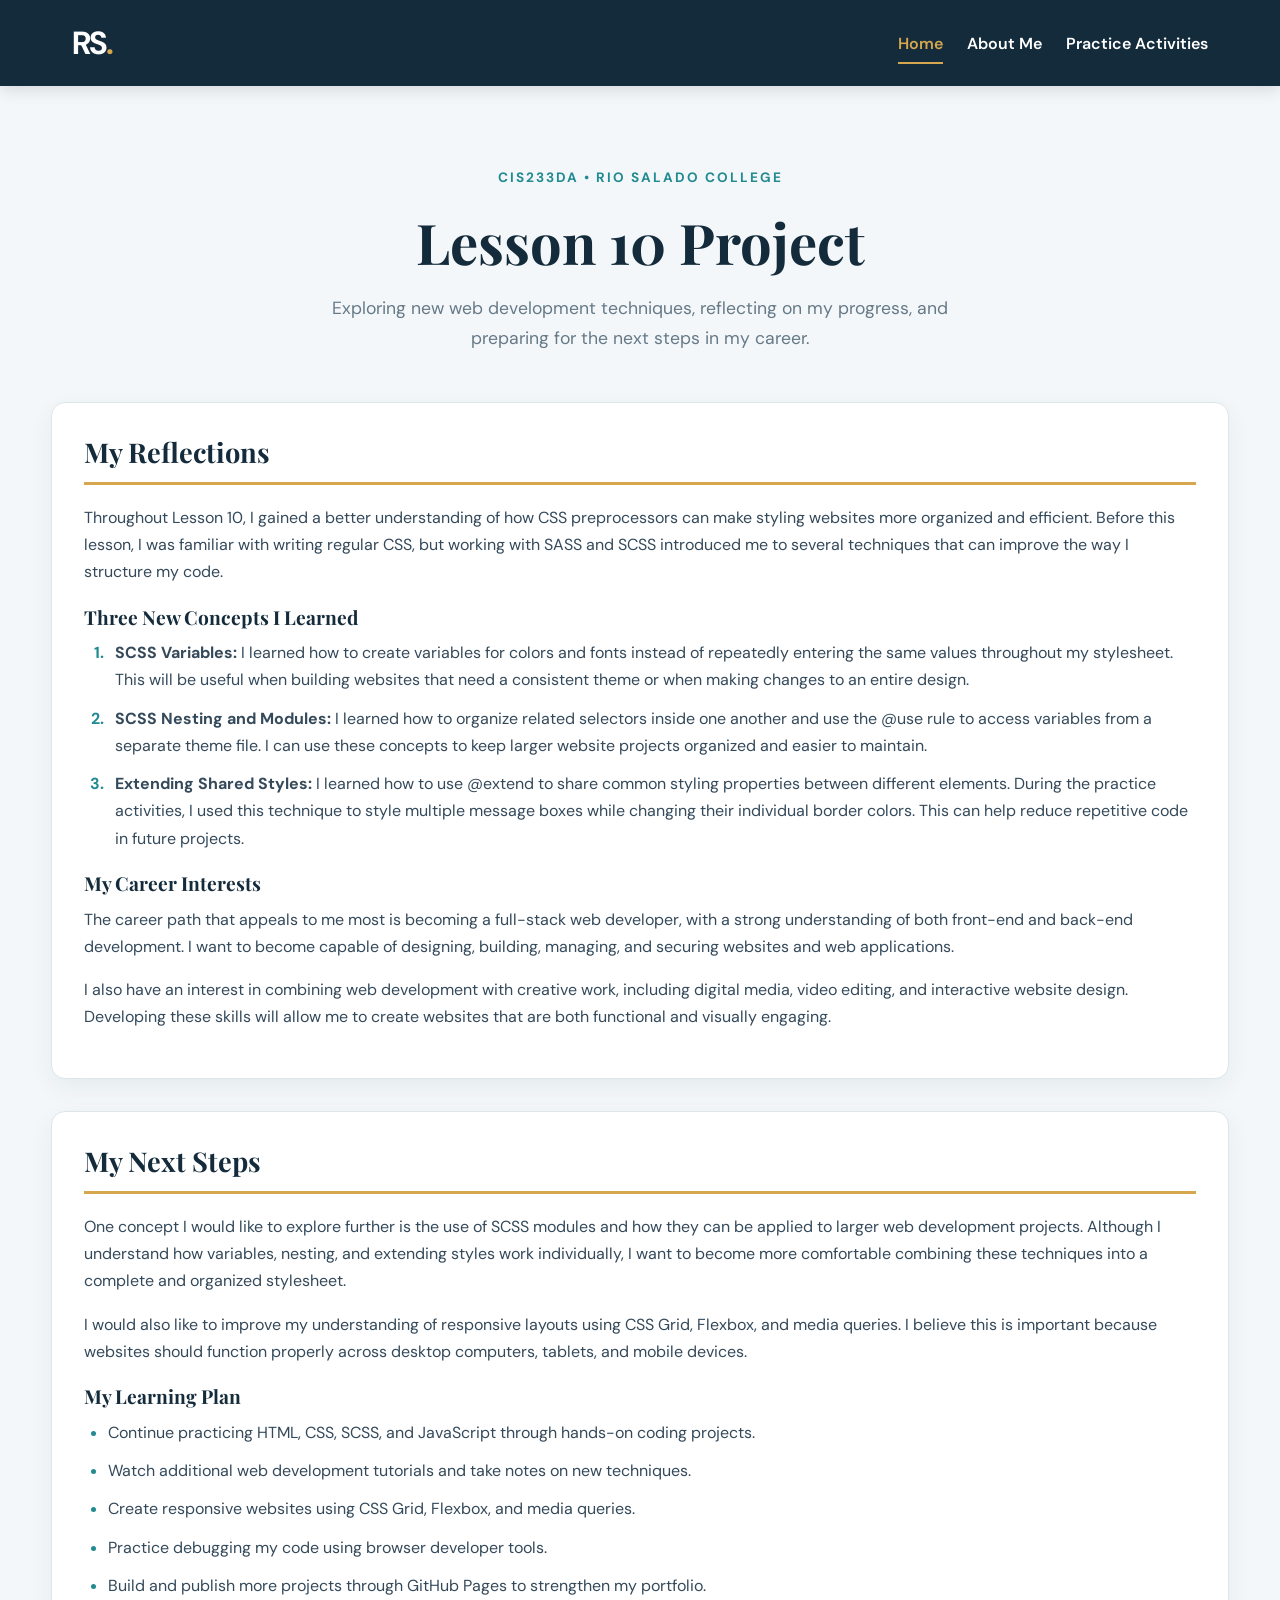
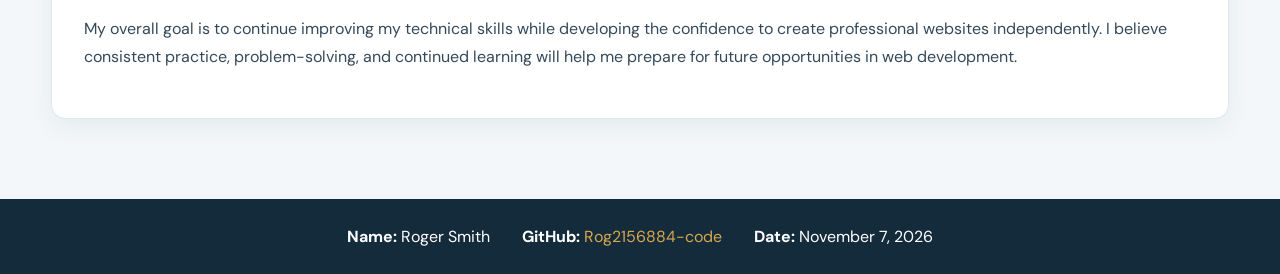
<file: index.html>
<!DOCTYPE html>
<html lang="en">
<head>
  <meta charset="UTF-8">
  <meta name="viewport" content="width=device-width, initial-scale=1.0">

  <!-- Page Metadata -->
  <title>Lesson 10 Project | Roger Smith</title>
  <meta name="author" content="Roger Smith">
  <meta name="description" content="Roger Smith's Lesson 10 project reflections on CSS preprocessors, SCSS, web development, and future career goals.">
  <meta name="keywords" content="Roger Smith, Lesson 10, CIS233DA, SCSS, SASS, CSS, Web Development, Reflection">

  <link rel="stylesheet" href="css/styles.css">
</head>

<body>

  <header class="site-header">
    <div class="header-container">
      <div class="brand">RS<span>.</span></div>

      <nav aria-label="Main navigation">
        <ul>
          <li><a href="index.html" class="active" aria-current="page">Home</a></li>
          <li><a href="about.html">About Me</a></li>
          <li><a href="https://rsc-cis233da-in-v9.github.io/27491-L10-CIS233DA-PracticeActivities-Rog2156884-code/">Practice Activities</a></li>
        </ul>
      </nav>
    </div>
  </header>

  <main class="page-container">
     <section class="page-intro">
      <p class="eyebrow">CIS233DA • Rio Salado College</p>
      <h1>Lesson 10 Project</h1>
      <p class="intro-text">
        Exploring new web development techniques,
        reflecting on my progress, and preparing
        for the next steps in my career.
      </p>
    </section>

    <section class="content-card">
      <h2>My Reflections</h2>

      <p>
        Throughout Lesson 10, I gained a better
        understanding of how CSS preprocessors
        can make styling websites more organized
        and efficient. Before this lesson, I was
        familiar with writing regular CSS, but
        working with SASS and SCSS introduced me
        to several techniques that can improve
        the way I structure my code.
      </p>

      <h3>Three New Concepts I Learned</h3>

      <ol class="reflection-list">
        <li>
          <strong>SCSS Variables:</strong>
          I learned how to create variables for
          colors and fonts instead of repeatedly
          entering the same values throughout
          my stylesheet. This will be useful
          when building websites that need a
          consistent theme or when making
          changes to an entire design.
        </li>

        <li>
          <strong>SCSS Nesting and Modules:</strong>
          I learned how to organize related
          selectors inside one another and
          use the @use rule to access variables
          from a separate theme file. I can
          use these concepts to keep larger
          website projects organized and
          easier to maintain.
        </li>

        <li>
          <strong>Extending Shared Styles:</strong>
          I learned how to use @extend to share
          common styling properties between
          different elements. During the
          practice activities, I used this
          technique to style multiple message
          boxes while changing their individual
          border colors. This can help reduce
          repetitive code in future projects.
        </li>
      </ol>

      <h3>My Career Interests</h3>

      <p>
        The career path that appeals to me most
        is becoming a full-stack web developer,
        with a strong understanding of both
        front-end and back-end development.
        I want to become capable of designing,
        building, managing, and securing
        websites and web applications.
      </p>

      <p>
        I also have an interest in combining
        web development with creative work,
        including digital media, video editing,
        and interactive website design.
        Developing these skills will allow me
        to create websites that are both
        functional and visually engaging.
      </p>
    </section>

    <section class="content-card">
      <h2>My Next Steps</h2>

      <p>
        One concept I would like to explore
        further is the use of SCSS modules
        and how they can be applied to larger
        web development projects. Although I
        understand how variables, nesting,
        and extending styles work individually,
        I want to become more comfortable
        combining these techniques into a
        complete and organized stylesheet.
      </p>

      <p>
        I would also like to improve my
        understanding of responsive layouts
        using CSS Grid, Flexbox, and media
        queries. I believe this is important
        because websites should function
        properly across desktop computers,
        tablets, and mobile devices.
      </p>

      <h3>My Learning Plan</h3>

      <ul class="learning-list">
        <li>
          Continue practicing HTML, CSS,
          SCSS, and JavaScript through
          hands-on coding projects.
        </li>

        <li>
          Watch additional web development
          tutorials and take notes on new
          techniques.
        </li>

        <li>
          Create responsive websites using
          CSS Grid, Flexbox, and media queries.
        </li>

        <li>
          Practice debugging my code using
          browser developer tools.
        </li>

        <li>
          Build and publish more projects
          through GitHub Pages to strengthen
          my portfolio.
        </li>
      </ul>

      <p>
        My overall goal is to continue
        improving my technical skills while
        developing the confidence to create
        professional websites independently.
        I believe consistent practice,
        problem-solving, and continued
        learning will help me prepare for
        future opportunities in web development.
      </p>
    </section>

  </main>

  <footer class="site-footer">
    <p><strong>Name:</strong> Roger Smith</p>
    <p>
      <strong>GitHub:</strong>
      <a href="https://github.com/Rog2156884-code">
        Rog2156884-code
      </a>
    </p>
    <p><strong>Date:</strong> November 7, 2026</p>
  </footer>

</body>
</html>
</file>
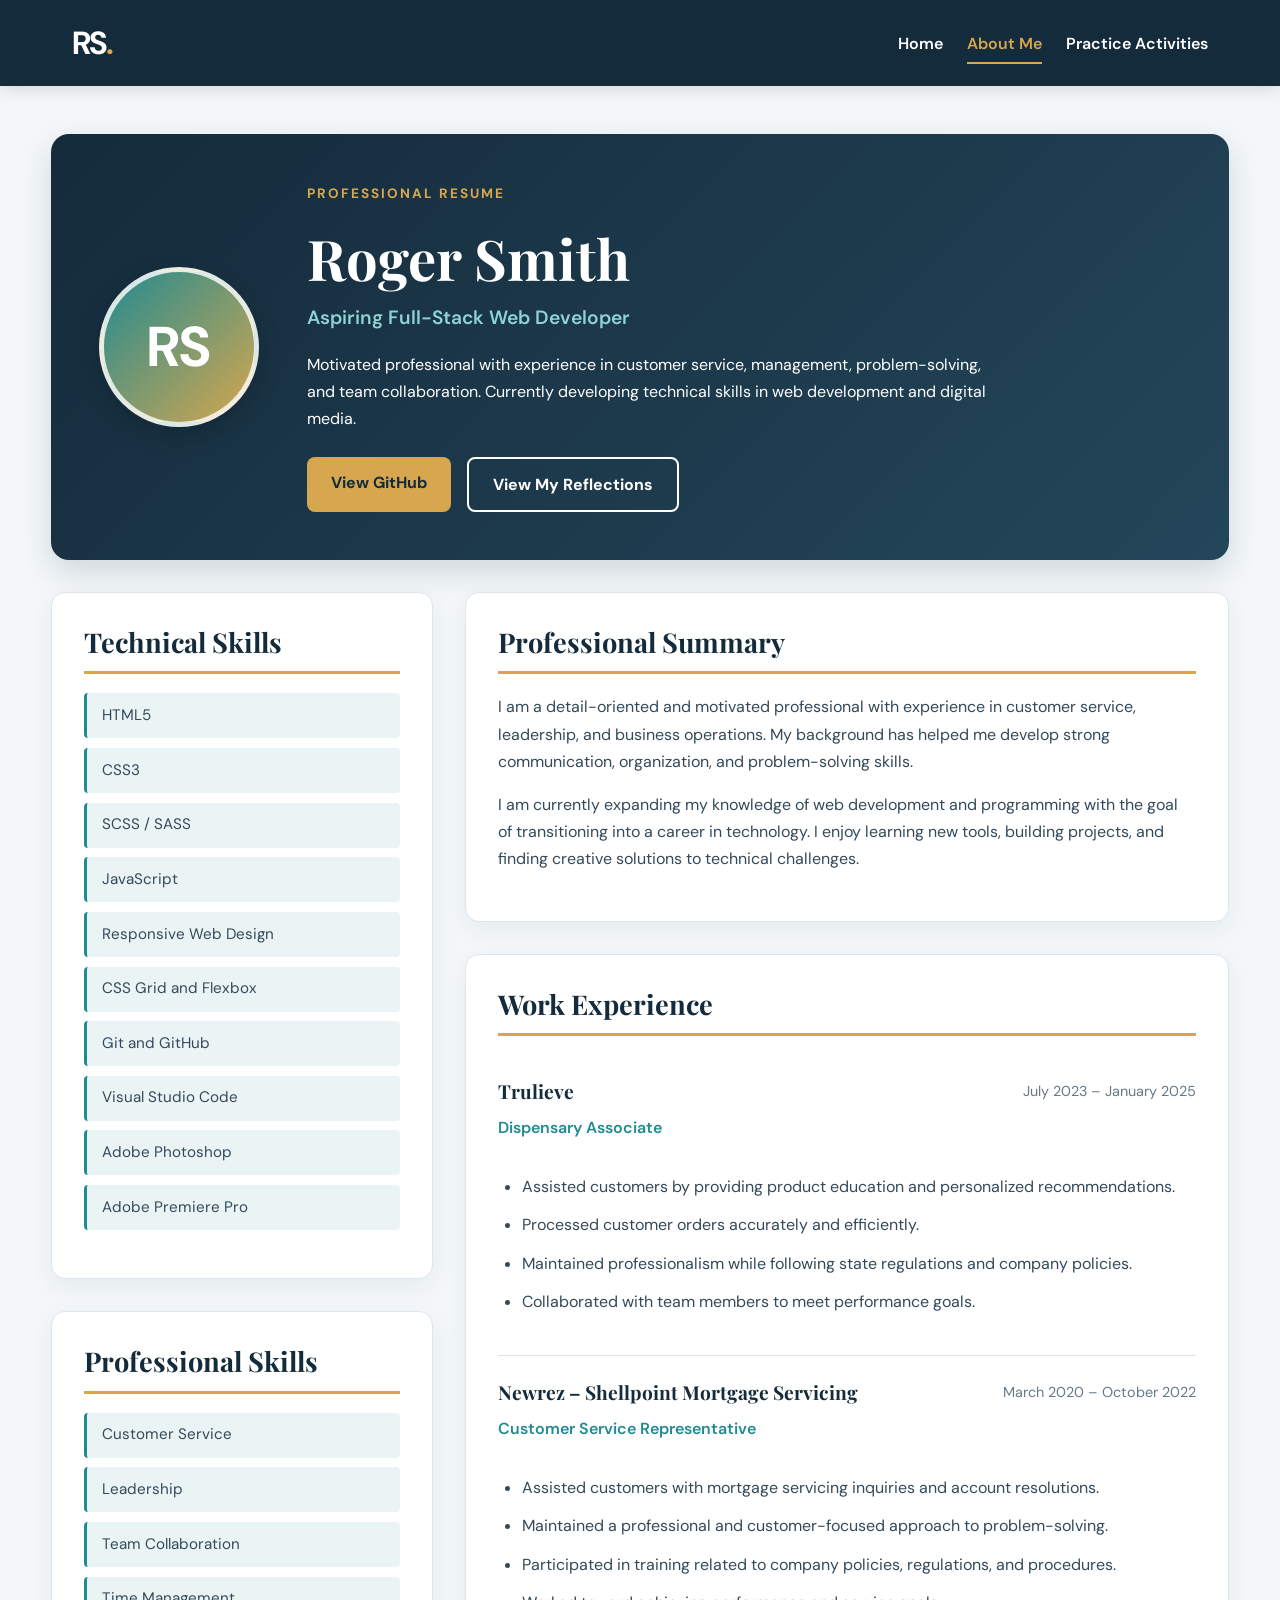
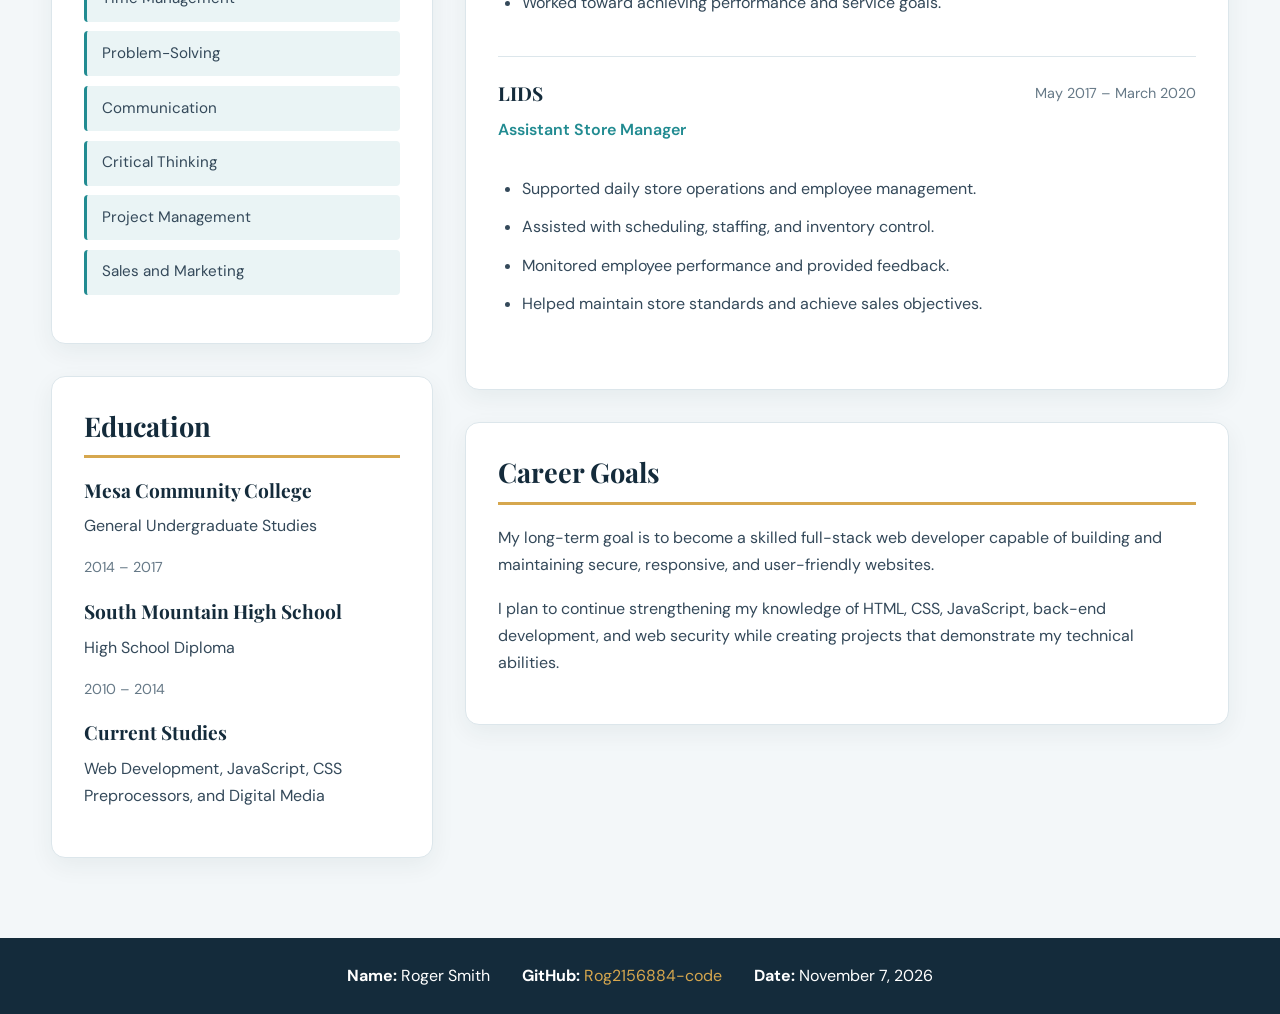
<file: about.html>
<!DOCTYPE html>
<html lang="en">
<head>
  <meta charset="UTF-8">
  <meta name="viewport" content="width=device-width, initial-scale=1.0">

  <!-- Page Metadata -->
  <title>About Me | Roger Smith</title>
  <meta name="author" content="Roger Smith">
  <meta name="description" content="Learn about Roger Smith's professional experience, technical skills, education, and career goals in web development.">
  <meta name="keywords" content="Roger Smith, Resume, Portfolio, Web Developer, HTML, CSS, JavaScript, Professional Experience">

  <!-- Open Graph Social Media Metadata -->
  <meta property="og:type" content="profile">
  <meta property="og:title" content="Roger Smith | Professional Resume">
  <meta property="og:description" content="Explore my professional background, technical skills, and web development journey.">
  <meta property="og:url" content="https://rsc-cis233da-in-v9.github.io/27491-L10-CIS233DA-PracticeActivities-Rog2156884-code/">

  <link rel="stylesheet" href="css/styles.css">
</head>

<body>

  <header class="site-header">
    <div class="header-container">
      <div class="brand">RS<span>.</span></div>

      <nav aria-label="Main navigation">
        <ul>
          <li><a href="index.html">Home</a></li>
          <li><a href="about.html" class="active" aria-current="page">About Me</a></li>
          <li><a href="https://rsc-cis233da-in-v9.github.io/27491-L10-CIS233DA-PracticeActivities-Rog2156884-code/">Practice Activities</a></li>
        </ul>
      </nav>
    </div>
  </header>

  <main class="page-container">

    <!-- Profile Introduction -->
    <section class="profile-hero">

      <div class="avatar" role="img" aria-label="RS initials avatar for Roger Smith">
        RS
      </div>

      <div class="profile-info">
        <p class="eyebrow">Professional Resume</p>

        <h1>Roger Smith</h1>

        <p class="job-title">
          Aspiring Full-Stack Web Developer
        </p>

        <p>
          Motivated professional with experience
          in customer service, management,
          problem-solving, and team collaboration.
          Currently developing technical skills
          in web development and digital media.
        </p>

        <div class="profile-links">
          <a href="https://github.com/Rog2156884-code"
             target="_blank"
             rel="noopener noreferrer"
             class="btn btn-primary">
            View GitHub
          </a>

          <a href="index.html"
             class="btn btn-outline">
            View My Reflections
          </a>
        </div>
      </div>

    </section>

    <!-- Resume Layout -->
    <div class="resume-grid">

      <!-- Left Column -->
      <aside class="resume-sidebar">

        <section class="content-card">
          <h2>Technical Skills</h2>

          <ul class="skill-list">
            <li>HTML5</li>
            <li>CSS3</li>
            <li>SCSS / SASS</li>
            <li>JavaScript</li>
            <li>Responsive Web Design</li>
            <li>CSS Grid and Flexbox</li>
            <li>Git and GitHub</li>
            <li>Visual Studio Code</li>
            <li>Adobe Photoshop</li>
            <li>Adobe Premiere Pro</li>
          </ul>
        </section>

        <section class="content-card">
          <h2>Professional Skills</h2>

          <ul class="skill-list">
            <li>Customer Service</li>
            <li>Leadership</li>
            <li>Team Collaboration</li>
            <li>Time Management</li>
            <li>Problem-Solving</li>
            <li>Communication</li>
            <li>Critical Thinking</li>
            <li>Project Management</li>
            <li>Sales and Marketing</li>
          </ul>
        </section>

        <section class="content-card">
          <h2>Education</h2>

          <h3>Mesa Community College</h3>
          <p>General Undergraduate Studies</p>
          <p class="muted">2014 – 2017</p>

          <h3>South Mountain High School</h3>
          <p>High School Diploma</p>
          <p class="muted">2010 – 2014</p>

          <h3>Current Studies</h3>
          <p>
            Web Development, JavaScript,
            CSS Preprocessors, and Digital Media
          </p>
        </section>

      </aside>

      <!-- Right Column -->
      <div class="resume-main">

        <section class="content-card">
          <h2>Professional Summary</h2>

          <p>
            I am a detail-oriented and
            motivated professional with
            experience in customer service,
            leadership, and business operations.
            My background has helped me develop
            strong communication, organization,
            and problem-solving skills.
          </p>

          <p>
            I am currently expanding my
            knowledge of web development
            and programming with the goal
            of transitioning into a career
            in technology. I enjoy learning
            new tools, building projects,
            and finding creative solutions
            to technical challenges.
          </p>
        </section>

        <section class="content-card">
          <h2>Work Experience</h2>

          <article class="experience-item">
            <div class="experience-heading">
              <div>
                <h3>Trulieve</h3>
                <p class="job-title">
                  Dispensary Associate
                </p>
              </div>
              <span class="date-label">
                July 2023 – January 2025
              </span>
            </div>

            <ul>
              <li>
                Assisted customers by providing
                product education and personalized
                recommendations.
              </li>
              <li>
                Processed customer orders
                accurately and efficiently.
              </li>
              <li>
                Maintained professionalism
                while following state
                regulations and company policies.
              </li>
              <li>
                Collaborated with team members
                to meet performance goals.
              </li>
            </ul>
          </article>

          <article class="experience-item">
            <div class="experience-heading">
              <div>
                <h3>Newrez – Shellpoint Mortgage Servicing</h3>
                <p class="job-title">
                  Customer Service Representative
                </p>
              </div>
              <span class="date-label">
                March 2020 – October 2022
              </span>
            </div>

            <ul>
              <li>
                Assisted customers with
                mortgage servicing inquiries
                and account resolutions.
              </li>
              <li>
                Maintained a professional
                and customer-focused approach
                to problem-solving.
              </li>
              <li>
                Participated in training
                related to company policies,
                regulations, and procedures.
              </li>
              <li>
                Worked toward achieving
                performance and service goals.
              </li>
            </ul>
          </article>

          <article class="experience-item">
            <div class="experience-heading">
              <div>
                <h3>LIDS</h3>
                <p class="job-title">
                  Assistant Store Manager
                </p>
              </div>
              <span class="date-label">
                May 2017 – March 2020
              </span>
            </div>

            <ul>
              <li>
                Supported daily store
                operations and employee
                management.
              </li>
              <li>
                Assisted with scheduling,
                staffing, and inventory control.
              </li>
              <li>
                Monitored employee performance
                and provided feedback.
              </li>
              <li>
                Helped maintain store standards
                and achieve sales objectives.
              </li>
            </ul>
          </article>

        </section>

        <section class="content-card">
          <h2>Career Goals</h2>

          <p>
            My long-term goal is to become
            a skilled full-stack web developer
            capable of building and maintaining
            secure, responsive, and
            user-friendly websites.
          </p>

          <p>
            I plan to continue strengthening
            my knowledge of HTML, CSS,
            JavaScript, back-end development,
            and web security while creating
            projects that demonstrate my
            technical abilities.
          </p>
        </section>

      </div>

    </div>

  </main>

  <footer class="site-footer">
    <p><strong>Name:</strong> Roger Smith</p>
    <p>
      <strong>GitHub:</strong>
      <a href="https://github.com/Rog2156884-code">
        Rog2156884-code
      </a>
    </p>
    <p><strong>Date:</strong> November 7, 2026</p>
  </footer>

</body>
</html>
</file>
<file: css/styles.css>
/* Google Fonts */
@import url('https://fonts.googleapis.com/css2?family=DM+Sans:wght@400;500;600;700&family=Playfair+Display:wght@500;600;700&display=swap');

/* Color Theme */
:root {
  --navy: #142b3b;
  --navy-light: #24465a;
  --teal: #218b91;
  --gold: #d6a74e;
  --background: #f3f7f9;
  --white: #ffffff;
  --text: #34495a;
  --muted: #667987;
  --border: #dce6eb;
}

/* Global Reset */
* {
  margin: 0;
  padding: 0;
  box-sizing: border-box;
}

html {
  scroll-behavior: smooth;
}

body {
  font-family: 'DM Sans', sans-serif;
  background: var(--background);
  color: var(--text);
  line-height: 1.7;
  min-height: 100vh;
  display: flex;
  flex-direction: column;
}

/* Typography */
h1,
h2,
h3 {
  font-family: 'Playfair Display', Georgia, serif;
  color: var(--navy);
  line-height: 1.3;
}

h1 {
  font-size: 3.5rem;
}

h2 {
  font-size: 1.7rem;
  margin-bottom: 1.2rem;
}

h3 {
  font-size: 1.2rem;
  margin: 1.2rem 0 0.6rem;
}

p {
  margin-bottom: 1rem;
}

a {
  color: var(--teal);
  transition: color 0.3s ease;
}

a:hover {
  color: var(--navy);
}

/* Header and Navigation */
.site-header {
  background: var(--navy);
  box-shadow: 0 4px 15px rgba(0,0,0,0.12);
}

.header-container {
  max-width: 1200px;
  margin: auto;
  padding: 1rem 2rem;
  display: flex;
  align-items: center;
  justify-content: space-between;
  gap: 2rem;
}

.brand {
  color: var(--white);
  font-size: 2rem;
  font-weight: 700;
  letter-spacing: -2px;
}

.brand span {
  color: var(--gold);
}

nav ul {
  list-style: none;
  display: flex;
  gap: 1.5rem;
}

nav a {
  color: var(--white);
  text-decoration: none;
  font-weight: 600;
  padding: 0.5rem 0;
  border-bottom: 2px solid transparent;
  transition: all 0.3s ease;
}

nav a:hover,
nav a.active {
  color: var(--gold);
  border-bottom-color: var(--gold);
}

/* Main Page Layout */
.page-container {
  width: 92%;
  max-width: 1200px;
  margin: 0 auto;
  padding: 3rem 0;
  flex: 1;
}

.page-intro {
  text-align: center;
  padding: 2rem 0 3rem;
}

.eyebrow {
  color: var(--teal);
  text-transform: uppercase;
  font-size: 0.85rem;
  font-weight: 700;
  letter-spacing: 2px;
}

.intro-text {
  max-width: 650px;
  margin: 1rem auto 0;
  font-size: 1.1rem;
  color: var(--muted);
}

/* Cards */
.content-card {
  background: var(--white);
  padding: 2rem;
  border-radius: 14px;
  border: 1px solid var(--border);
  box-shadow: 0 8px 25px rgba(20,43,59,0.06);
  margin-bottom: 2rem;
  transition:
    transform 0.3s ease,
    box-shadow 0.3s ease;
}

.content-card:hover {
  transform: translateY(-4px);
  box-shadow: 0 12px 30px rgba(20,43,59,0.12);
}

.content-card h2 {
  border-bottom: 3px solid var(--gold);
  padding-bottom: 0.7rem;
}

.content-card ul,
.content-card ol {
  padding-left: 1.5rem;
  margin-bottom: 1rem;
}

.content-card li {
  margin-bottom: 0.7rem;
}

/* Reflection Lists */
.reflection-list li {
  padding-left: 0.4rem;
}

.reflection-list li::marker {
  color: var(--teal);
  font-weight: 700;
}

.learning-list li::marker {
  color: var(--teal);
}

/* About Me Profile */
.profile-hero {
  background: linear-gradient(
    135deg,
    var(--navy),
    var(--navy-light)
  );
  color: var(--white);
  border-radius: 18px;
  padding: 3rem;
  margin-bottom: 2rem;
  display: flex;
  align-items: center;
  gap: 3rem;
  box-shadow: 0 12px 30px rgba(20,43,59,0.15);
}

.profile-hero h1 {
  color: var(--white);
  margin-bottom: 0.5rem;
}

.profile-hero .eyebrow {
  color: var(--gold);
}

.profile-hero .job-title {
  color: #8ed4d5;
  font-size: 1.2rem;
  font-weight: 600;
}

.profile-hero p {
  max-width: 700px;
}

/* Graphical Avatar */
.avatar {
  width: 160px;
  height: 160px;
  flex-shrink: 0;
  border-radius: 50%;
  background: linear-gradient(
    135deg,
    var(--teal),
    var(--gold)
  );
  border: 5px solid rgba(255,255,255,0.8);
  display: flex;
  align-items: center;
  justify-content: center;
  font-size: 3.5rem;
  font-weight: 700;
  color: var(--white);
  box-shadow: 0 8px 25px rgba(0,0,0,0.2);
  transition: transform 0.4s ease;
}

.avatar:hover {
  transform: scale(1.07) rotate(3deg);
}

/* Buttons */
.profile-links {
  display: flex;
  gap: 1rem;
  flex-wrap: wrap;
  margin-top: 1.5rem;
}

.btn {
  display: inline-block;
  padding: 0.75rem 1.5rem;
  border-radius: 8px;
  font-weight: 700;
  text-decoration: none;
  transition: all 0.3s ease;
}

.btn-primary {
  background: var(--gold);
  color: var(--navy);
}

.btn-outline {
  border: 2px solid var(--white);
  color: var(--white);
}

.btn:hover {
  transform: translateY(-3px);
}

.btn-primary:hover {
  background: var(--white);
  color: var(--navy);
}

.btn-outline:hover {
  background: var(--white);
  color: var(--navy);
}

/* Resume Grid */
.resume-grid {
  display: grid;
  grid-template-columns: 1fr 2fr;
  gap: 2rem;
  align-items: start;
}

.resume-sidebar,
.resume-main {
  min-width: 0;
}

/* Skills */
.skill-list {
  list-style: none;
  padding-left: 0 !important;
}

.skill-list li {
  background: #eaf4f5;
  border-left: 3px solid var(--teal);
  padding: 0.6rem 0.9rem;
  border-radius: 4px;
  margin-bottom: 0.6rem;
  font-size: 0.95rem;
  transition: transform 0.2s ease;
}

.skill-list li:hover {
  transform: translateX(5px);
}

/* Experience */
.experience-item {
  padding: 1.5rem 0;
  border-bottom: 1px solid var(--border);
}

.experience-item:last-child {
  border-bottom: none;
}

.experience-heading {
  display: flex;
  justify-content: space-between;
  align-items: flex-start;
  gap: 1rem;
  margin-bottom: 1rem;
}

.experience-heading h3 {
  margin-top: 0;
}

.job-title {
  color: var(--teal);
  font-weight: 600;
}

.date-label {
  color: var(--muted);
  font-size: 0.9rem;
  white-space: nowrap;
}

.muted {
  color: var(--muted);
  font-size: 0.9rem;
}

/* Footer */
.site-footer {
  background: var(--navy);
  color: var(--white);
  padding: 1.5rem 2rem;
  display: flex;
  justify-content: center;
  align-items: center;
  flex-wrap: wrap;
  gap: 1rem 2rem;
  text-align: center;
}

.site-footer p {
  margin: 0;
}

.site-footer a {
  color: var(--gold);
  text-decoration: none;
}

.site-footer a:hover {
  text-decoration: underline;
}

/* Tablet Layout */
@media (max-width: 900px) {
  .resume-grid {
    grid-template-columns: 1fr;
  }

  .profile-hero {
    gap: 2rem;
    padding: 2rem;
  }

  .experience-heading {
    flex-direction: column;
    gap: 0.3rem;
  }
}

/* Mobile Layout */
@media (max-width: 600px) {
  .header-container {
    flex-direction: column;
    gap: 1rem;
  }

  nav ul {
    flex-wrap: wrap;
    justify-content: center;
    gap: 1rem;
  }

  .page-container {
    padding: 1.5rem 0;
  }

  .page-intro {
    padding: 1.5rem 0 2rem;
  }

  .content-card {
    padding: 1.4rem;
  }

  .profile-hero {
    flex-direction: column;
    text-align: center;
    padding: 2rem 1.5rem;
  }

  .avatar {
    width: 120px;
    height: 120px;
    font-size: 2.5rem;
  }

  .profile-links {
    justify-content: center;
  }

  .site-footer {
    flex-direction: column;
    gap: 0.5rem;
  }
}

/* Reduced Motion Accessibility */
@media (prefers-reduced-motion: reduce) {
  *,
  *::before,
  *::after {
    scroll-behavior: auto !important;
    transition: none !important;
    animation: none !important;
  }
}
</file>
